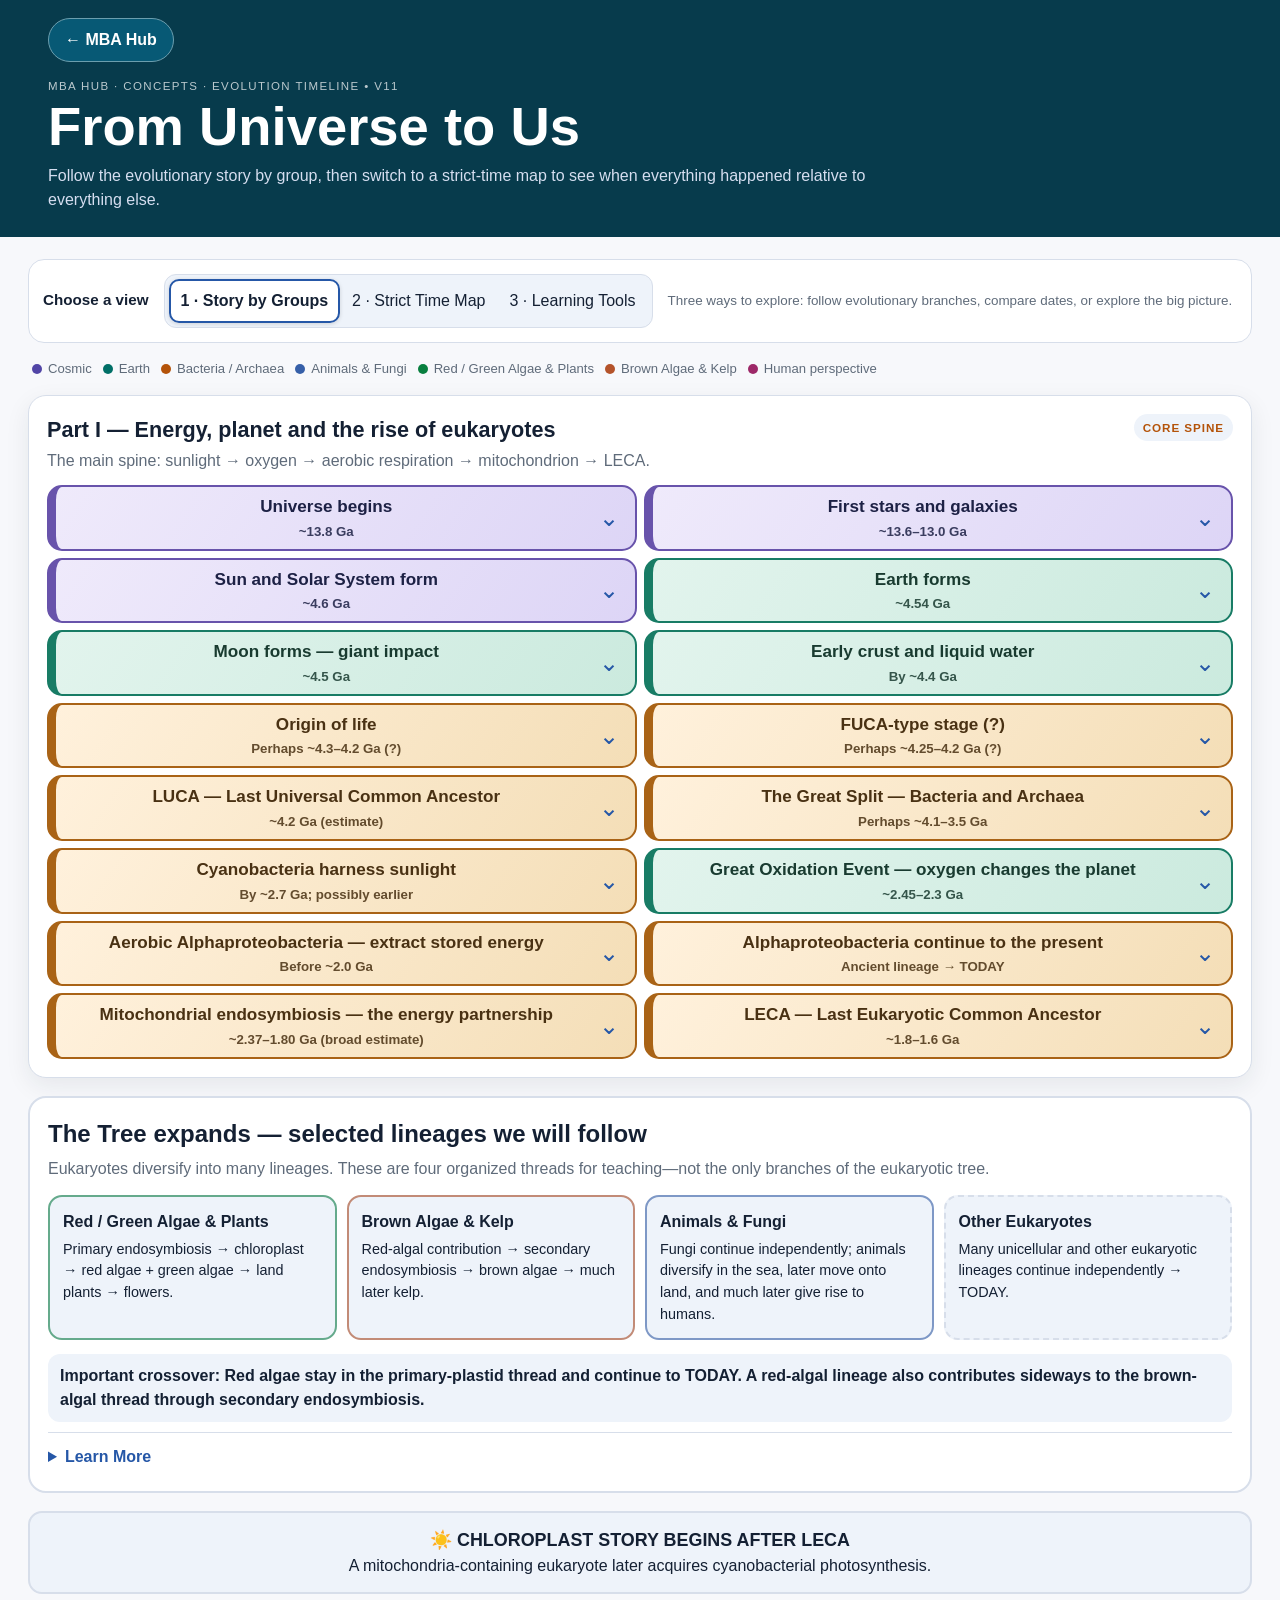
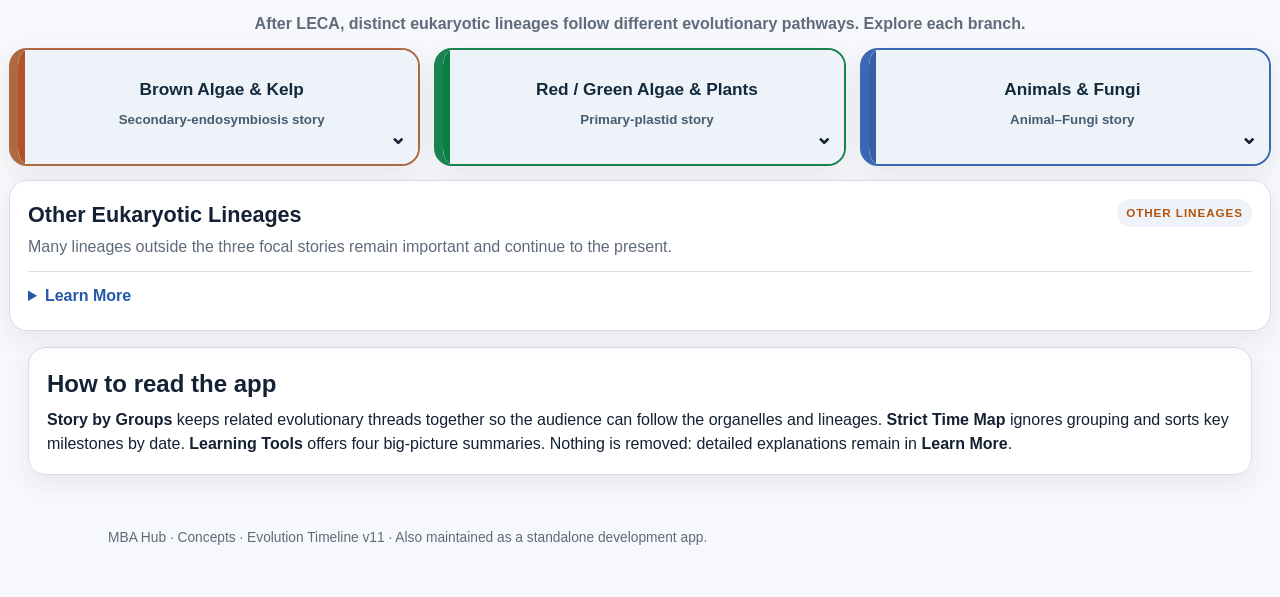
<file: index.html>
<!doctype html>
<html lang="en">
<head>
  <meta charset="utf-8" />
  <meta name="viewport" content="width=device-width, initial-scale=1, viewport-fit=cover" />
  <meta name="theme-color" content="#0f172a" />
  <meta name="description" content="From the Universe to LUCA, mitochondria, chloroplasts, algae, plants, kelp and humans." />
  <link rel="manifest" href="manifest.webmanifest" />
  <link rel="icon" href="icons/icon-192.png" />
  <link rel="apple-touch-icon" href="icons/icon-192.png" />
  <link rel="stylesheet" href="styles.css" />
  <title>From Universe to Us</title>
</head>
<body>
  <header class="topbar">
    <nav class="header-actions" aria-label="Page navigation"><a href="https://drtforshortaol.github.io/MBA-hub/" class="hub-return">← MBA Hub</a></nav>
    <div class="title-copy">
      <p class="eyebrow">MBA Hub · Concepts · Evolution Timeline • v11</p>
      <h1>From Universe to Us</h1>
      <p class="subtitle">Follow the evolutionary story by group, then switch to a strict-time map to see when everything happened relative to everything else.</p>
    </div>
  </header>

  <main>
    <section class="controls" aria-label="Timeline controls">
      <div class="view-picker"><strong class="view-picker-title">Choose a view</strong><div class="segmented" role="group" aria-label="Two timeline views">
        <button class="mode active" data-view="story">1 · Story by Groups</button>
        <button class="mode" data-view="time">2 · Strict Time Map</button>
        <button class="mode" data-view="tools">3 · Learning Tools</button>
      </div><p class="view-hint">Three ways to explore: follow evolutionary branches, compare dates, or explore the big picture.</p></div>


    </section>

    <section class="legend" aria-label="Legend">
      <span><i class="dot cosmic"></i>Cosmic</span>
      <span><i class="dot earth"></i>Earth</span>
      <span><i class="dot bacteria"></i>Bacteria / Archaea</span>
      <span><i class="dot animals"></i>Animals & Fungi</span>
      <span><i class="dot plastid"></i>Red / Green Algae & Plants</span>
      <span><i class="dot brown"></i>Brown Algae & Kelp</span>
      <span><i class="dot human"></i>Human perspective</span>
    </section>

    <section id="storyView" class="view-panel"></section>
    <section id="timeView" class="view-panel" hidden></section>
    <section id="toolsView" class="view-panel" hidden aria-label="Big Picture and Learning Tools"></section>

    <section class="card principle-card">
      <h2>How to read the app</h2>
      <p><strong>Story by Groups</strong> keeps related evolutionary threads together so the audience can follow the organelles and lineages. <strong>Strict Time Map</strong> ignores grouping and sorts key milestones by date. <strong>Learning Tools</strong> offers four big-picture summaries. Nothing is removed: detailed explanations remain in <strong>Learn More</strong>.</p>
    </section>
  </main>

  <footer>
    <p>MBA Hub · Concepts · Evolution Timeline v11 · Also maintained as a standalone development app.</p>
  </footer>
  <script src="app.js" defer></script>
</body>
</html>
</file>
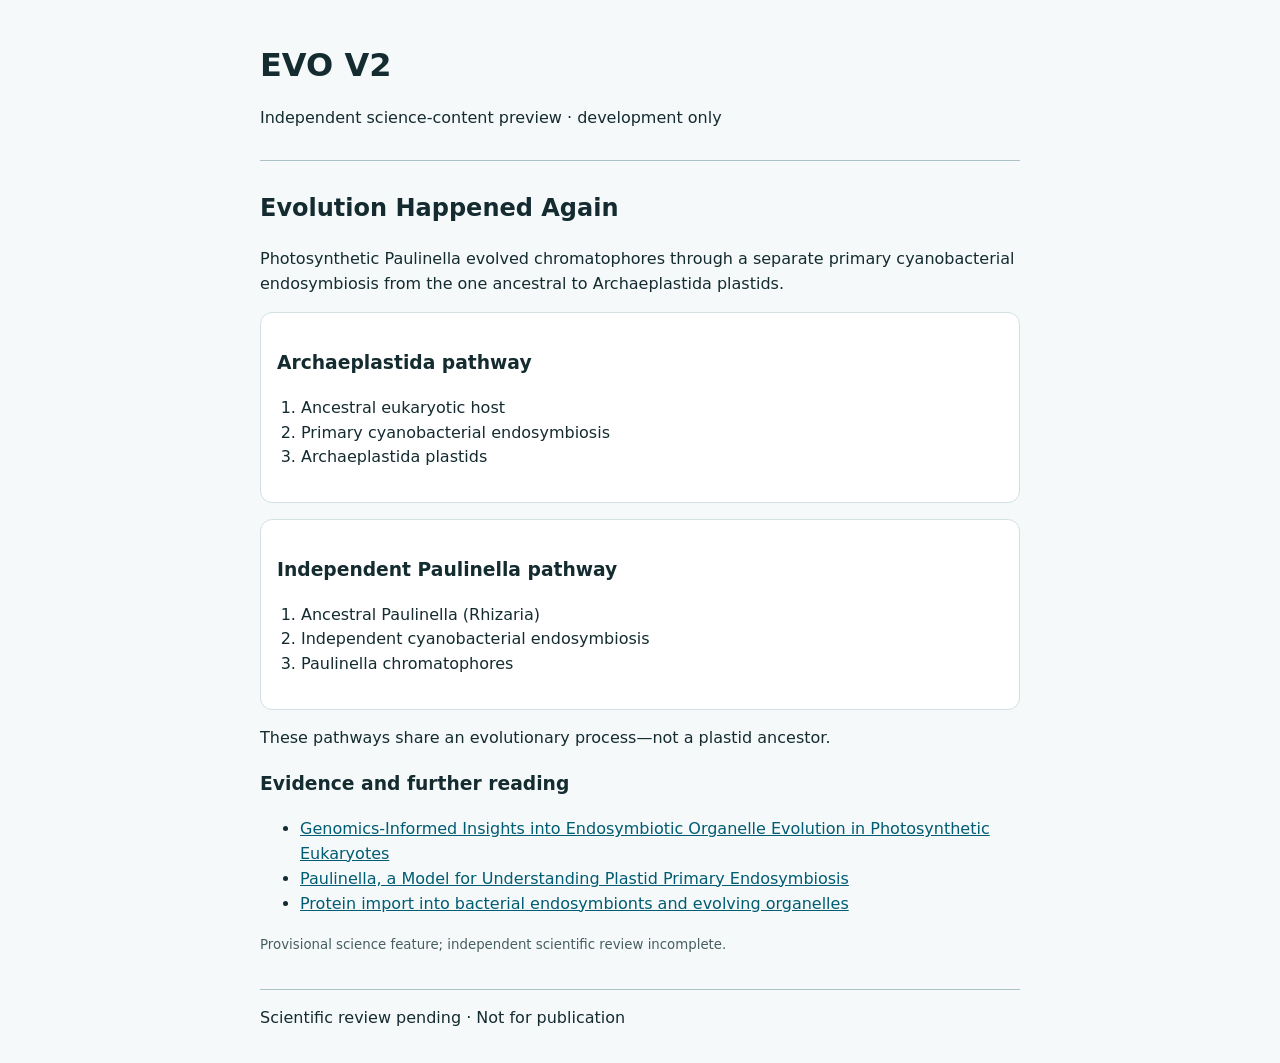
<file: evo-v2-staging/app/index.html>
<!doctype html>
<html lang="en"><head><meta charset="utf-8"><meta name="viewport" content="width=device-width, initial-scale=1"><title>EVO V2 — Science Preview</title><link rel="stylesheet" href="./style.css"></head>
<body><header><h1>EVO V2</h1><p>Independent science-content preview · development only</p></header><main id="content" aria-live="polite"><p>Loading science preview…</p></main><footer>Scientific review pending · Not for publication</footer><script type="module" src="./main.js"></script></body></html>
</file>
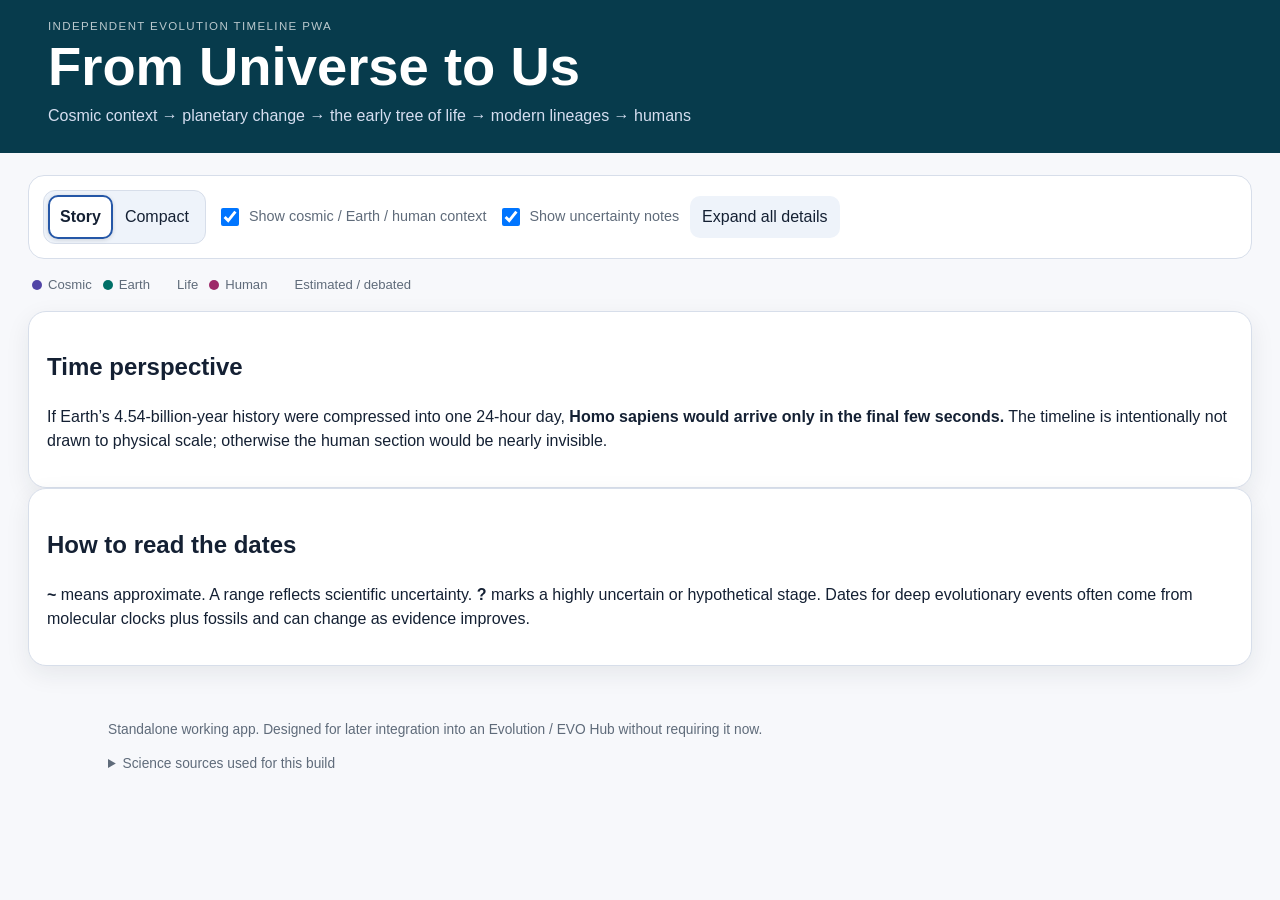
<file: index - Copy.html>
<!doctype html>
<html lang="en">
<head>
  <meta charset="utf-8" />
  <meta name="viewport" content="width=device-width, initial-scale=1, viewport-fit=cover" />
  <meta name="theme-color" content="#0f172a" />
  <meta name="description" content="An interactive timeline from the Universe to LUCA, LECA, modern lineages, and humans." />
  <link rel="manifest" href="manifest.webmanifest" />
  <link rel="icon" href="icons/icon-192.png" />
  <link rel="apple-touch-icon" href="icons/icon-192.png" />
  <link rel="stylesheet" href="styles.css" />
  <title>From Universe to Us</title>
</head>
<body>
  <header class="topbar">
    <div>
      <p class="eyebrow">Independent Evolution Timeline PWA</p>
      <h1>From Universe to Us</h1>
      <p class="subtitle">Cosmic context → planetary change → the early tree of life → modern lineages → humans</p>
    </div>
    <button id="installBtn" class="install" hidden>Install app</button>
  </header>

  <main>
    <section class="controls" aria-label="Timeline controls">
      <div class="segmented" role="group" aria-label="View mode">
        <button class="mode active" data-mode="story">Story</button>
        <button class="mode" data-mode="compact">Compact</button>
      </div>
      <label class="switch"><input id="contextToggle" type="checkbox" checked><span>Show cosmic / Earth / human context</span></label>
      <label class="switch"><input id="uncertaintyToggle" type="checkbox" checked><span>Show uncertainty notes</span></label>
      <button id="expandAll" class="ghost">Expand all details</button>
    </section>

    <section class="legend" aria-label="Legend">
      <span><i class="dot cosmic"></i>Cosmic</span>
      <span><i class="dot earth"></i>Earth</span>
      <span><i class="dot life"></i>Life</span>
      <span><i class="dot human"></i>Human</span>
      <span><i class="dot uncertain"></i>Estimated / debated</span>
    </section>

    <section id="timeline" class="timeline" aria-live="polite"></section>

    <section class="perspective card">
      <h2>Time perspective</h2>
      <p>If Earth’s 4.54-billion-year history were compressed into one 24-hour day, <strong>Homo sapiens would arrive only in the final few seconds.</strong> The timeline is intentionally not drawn to physical scale; otherwise the human section would be nearly invisible.</p>
    </section>

    <section class="science-note card">
      <h2>How to read the dates</h2>
      <p><strong>~</strong> means approximate. A range reflects scientific uncertainty. <strong>?</strong> marks a highly uncertain or hypothetical stage. Dates for deep evolutionary events often come from molecular clocks plus fossils and can change as evidence improves.</p>
    </section>
  </main>

  <footer>
    <p>Standalone working app. Designed for later integration into an Evolution / EVO Hub without requiring it now.</p>
    <details>
      <summary>Science sources used for this build</summary>
      <ul>
        <li>NASA Science — age of the Universe and Solar System.</li>
        <li>Smithsonian Human Origins Program — Homo sapiens and human perspective.</li>
        <li>Recent reviews and molecular-clock studies for GOE, mitochondrial acquisition, LECA, plastid origin, algae and kelp.</li>
      </ul>
    </details>
  </footer>

  <script src="app.js" defer></script>
</body>
</html>
</file>
<file: styles.css>
:root{
  color-scheme:light dark;
  --bg:#f7f8fb;--panel:#fff;--text:#142033;--muted:#5f6b7a;--line:#d7deea;--soft:#eef3fa;
  --cosmic:#6d5bd0;--earth:#23856d;--bacteria:#a15c13;--animals:#8a4f8b;--plastid:#25805d;--brown:#8b6236;--human:#a23b72;--accent:#2557a7;
  --shadow:0 8px 24px rgba(23,36,56,.08)
}
@media(prefers-color-scheme:dark){:root{--bg:#0b1220;--panel:#111b2d;--text:#e8eef7;--muted:#a8b2c3;--line:#26344a;--soft:#17243a;--shadow:none;--accent:#8db6ff}}
*{box-sizing:border-box}body{margin:0;background:var(--bg);color:var(--text);font-family:ui-sans-serif,-apple-system,BlinkMacSystemFont,"Segoe UI",sans-serif;line-height:1.5}
.topbar{padding:24px clamp(18px,4vw,48px);background:linear-gradient(135deg,#0f172a,#17315c);color:#fff;display:flex;justify-content:space-between;gap:20px;align-items:flex-start}.eyebrow{text-transform:uppercase;letter-spacing:.12em;font-size:.72rem;opacity:.72;margin:0 0 4px}.topbar h1{font-size:clamp(2rem,6vw,3.4rem);line-height:1.04;margin:0}.subtitle{max-width:860px;margin:8px 0 0;color:#d5def0}
main{max-width:1120px;margin:auto;padding:22px clamp(14px,3vw,28px) 40px}.controls,.legend{display:flex;gap:11px;flex-wrap:wrap;align-items:center;margin-bottom:16px}.controls{padding:14px;background:var(--panel);border:1px solid var(--line);border-radius:16px}.segmented{display:flex;background:var(--soft);border-radius:12px;padding:3px}.mode,.ghost,.install{font:inherit;border:0;border-radius:10px;padding:9px 12px;cursor:pointer}.mode{background:transparent;color:var(--text)}.mode.active{background:var(--panel);box-shadow:0 1px 4px rgba(0,0,0,.14);font-weight:800}.ghost{background:var(--soft);color:var(--text)}.install{background:#fff;color:#0f172a;font-weight:700}.switch{display:flex;align-items:center;gap:7px;font-size:.9rem;color:var(--muted)}.switch input{width:18px;height:18px}.legend{font-size:.82rem;color:var(--muted);padding:0 4px}.legend span{display:flex;align-items:center;gap:6px}.dot{width:10px;height:10px;border-radius:50%;display:inline-block}.cosmic{background:var(--cosmic)}.earth{background:var(--earth)}.bacteria{background:var(--bacteria)}.animals{background:var(--animals)}.plastid{background:var(--plastid)}.brown{background:var(--brown)}.human{background:var(--human)}
.card,.section-shell{background:var(--panel);border:1px solid var(--line);border-radius:18px;padding:18px;box-shadow:var(--shadow)}.section-shell{margin:16px 0}.section-head{display:flex;gap:12px;justify-content:space-between;align-items:flex-start;margin-bottom:12px}.section-head h2{margin:0;font-size:1.35rem}.section-head p{margin:3px 0 0;color:var(--muted)}.thread-tag{font-size:.73rem;font-weight:900;letter-spacing:.08em;text-transform:uppercase;border-radius:999px;padding:5px 9px;background:var(--soft);white-space:nowrap}.thread-tag.animals{color:var(--animals)}.thread-tag.plastid{color:var(--plastid)}.thread-tag.brown{color:var(--brown)}.thread-tag.bacteria{color:var(--bacteria)}
.event-list{display:grid;gap:12px}.event-card{border:1px solid var(--line);border-radius:15px;padding:14px 15px;background:color-mix(in srgb,var(--panel) 96%,var(--soft));position:relative}.event-card.major{border-width:2px}.event-card h3{margin:1px 0 3px;font-size:1.14rem;line-height:1.25}.date{font-weight:850;color:var(--muted);font-size:.9rem;margin:0 0 7px}.summary{margin:0}.why{margin:9px 0 0;padding:9px 11px;background:var(--soft);border-radius:10px;font-size:.92rem}.flow{font-weight:800;color:var(--muted);margin:9px 0 0}.uncertainty{margin-top:8px;font-size:.84rem;color:var(--muted);border-left:3px solid #7b8798;padding-left:9px}.details{margin-top:10px;border-top:1px solid var(--line);padding-top:8px}.details summary{cursor:pointer;font-weight:800;color:var(--accent);padding:4px 0}.details ul{margin:8px 0 0;padding-left:20px}.details li{margin:4px 0}.context-hidden .context{display:none}.uncertainty-hidden .uncertainty{display:none}
.spine .event-card{border-left:5px solid var(--bacteria)}.spine .event-card.earth-event{border-left-color:var(--earth)}.spine .event-card.cosmic-event{border-left-color:var(--cosmic)}
.tree-roadmap{margin:18px 0;padding:18px;border:2px solid var(--line);border-radius:18px;background:var(--panel)}.tree-roadmap h2{margin:0}.tree-roadmap .roadmap-intro{color:var(--muted);margin:5px 0 14px}.roadmap-grid{display:grid;grid-template-columns:repeat(4,minmax(0,1fr));gap:10px}.road{min-width:0;border-radius:14px;padding:13px;border:2px solid var(--line);background:var(--soft)}.road h3{margin:0 0 5px;font-size:1rem}.road p{margin:0;font-size:.9rem}.road.animals{border-color:color-mix(in srgb,var(--animals) 55%,var(--line))}.road.plastid{border-color:color-mix(in srgb,var(--plastid) 55%,var(--line))}.road.brown{border-color:color-mix(in srgb,var(--brown) 60%,var(--line))}.road.other{border-style:dashed}.crossover{margin:14px 0 0;padding:10px 12px;border-radius:12px;background:var(--soft);font-weight:750}.organelle-banner{border:2px solid var(--line);padding:14px;border-radius:14px;text-align:center;margin:12px 0;background:var(--soft)}.organelle-banner strong{font-size:1.12rem}
.group-grid{display:grid;grid-template-columns:repeat(3,minmax(0,1fr));gap:14px;align-items:start}.group-grid .section-shell{margin:0}.group-grid .other-shell{grid-column:1/-1}.mini-flow{display:flex;flex-wrap:wrap;gap:6px;align-items:center;margin-top:9px;font-weight:750;color:var(--muted)}.mini-flow span{padding:4px 7px;border-radius:8px;background:var(--soft)}
.time-map{background:var(--panel);border:1px solid var(--line);border-radius:18px;padding:18px}.time-intro{margin:0 0 14px;color:var(--muted)}.time-rows{display:grid;gap:5px}.time-row{display:grid;grid-template-columns:145px 18px minmax(0,1fr);gap:10px;align-items:center;padding:7px 5px;border-bottom:1px solid color-mix(in srgb,var(--line) 70%,transparent)}.time-row:last-child{border-bottom:0}.time-date{font-size:.82rem;font-weight:850;color:var(--muted);text-align:right}.time-mark{width:12px;height:12px;border-radius:50%;background:var(--bacteria)}.time-row.cosmic .time-mark{background:var(--cosmic)}.time-row.earth .time-mark{background:var(--earth)}.time-row.animals .time-mark{background:var(--animals)}.time-row.plastid .time-mark{background:var(--plastid)}.time-row.brown .time-mark{background:var(--brown)}.time-row.human .time-mark{background:var(--human)}.time-label{display:flex;gap:8px;align-items:center;min-width:0}.time-label strong{font-size:.92rem}.time-badge{font-size:.66rem;font-weight:850;letter-spacing:.06em;text-transform:uppercase;color:var(--muted);background:var(--soft);border-radius:999px;padding:3px 6px;white-space:nowrap}.payoff{margin-top:18px;border:2px solid color-mix(in srgb,var(--brown) 55%,var(--line));border-radius:18px;padding:18px;background:var(--panel)}.payoff h2{margin:0 0 9px}.compare{display:grid;grid-template-columns:1fr 1fr;gap:12px}.compare>div{background:var(--soft);border-radius:13px;padding:12px}.compare h3{margin:0 0 5px;font-size:1rem}.compare p{margin:0}.principle-card{margin-top:16px}.principle-card h2{margin:0 0 6px}.principle-card p{margin:0}.update-status{font-size:.85rem;color:var(--muted);align-self:center;min-height:1.2em}.ghost:disabled{opacity:.6;cursor:wait}footer{max-width:1120px;margin:auto;padding:0 28px 34px;color:var(--muted);font-size:.86rem}
@media(max-width:820px){.roadmap-grid{grid-template-columns:1fr 1fr}.group-grid{grid-template-columns:1fr}.group-grid .other-shell{grid-column:auto}.time-row{grid-template-columns:106px 14px minmax(0,1fr)}.time-badge{display:none}}
@media(max-width:560px){.topbar{padding-top:calc(20px + env(safe-area-inset-top));flex-direction:column}.controls{align-items:flex-start;flex-direction:column}.segmented{width:100%}.mode{flex:1}.ghost{width:100%}.roadmap-grid{grid-template-columns:1fr}.compare{grid-template-columns:1fr}.time-map{padding:12px}.time-row{grid-template-columns:92px 12px minmax(0,1fr);gap:7px}.time-date{font-size:.74rem}.time-label strong{font-size:.84rem}}

/* v8 readability + mobile story accordion */
:root{
 --cosmic:#5145a6;--earth:#006f67;--bacteria:#b45309;--animals:#365fa8;--plastid:#087f3f;--brown:#b4532a;--human:#9d2868;
}
.story-accordion{padding:0;overflow:hidden}.story-summary{list-style:none;cursor:pointer;display:flex;justify-content:space-between;align-items:center;gap:10px;padding:15px 16px;background:var(--soft)}.story-summary::-webkit-details-marker{display:none}.story-summary strong{display:block;font-size:1.08rem}.story-summary small{display:block;margin-top:2px;color:var(--muted);font-weight:750}.story-arrow{font-size:1.3rem;font-weight:900}.story-accordion[open] .story-arrow{transform:rotate(180deg)}.story-body{padding:0 15px 15px}.story-intro{color:var(--muted);margin:12px 0}.plastid-shell .story-summary{border-left:7px solid var(--plastid)}.brown-shell .story-summary{border-left:7px solid var(--brown)}.animals-shell .story-summary{border-left:7px solid var(--animals)}
.energy-summary{margin-top:18px;border:2px solid #b07a13;border-radius:18px;padding:18px;background:var(--panel)}.energy-summary h2{margin:0 0 12px}.energy-flow{background:var(--soft);border-radius:14px;padding:14px}.energy-flow>div{display:flex;flex-direction:column;align-items:center;text-align:center;gap:4px}.energy-flow span{font-weight:900}.energy-flow b{font-weight:800}.energy-conclusion{font-size:1.02rem;margin:13px 0 0}
/* Strict Time Map: essential information must be high contrast on iPhone */
.time-row{border-radius:10px;border-bottom:0;margin:3px 0;padding:9px 8px;background:#27364a;color:#fff}.time-row.cosmic{background:#4b438d}.time-row.earth{background:#00675f}.time-row.bacteria{background:#8a4708}.time-row.animals{background:#31578f}.time-row.plastid{background:#076c38}.time-row.brown{background:#8f4024}.time-row.human{background:#842459}.time-date{color:#fff;font-weight:900;text-shadow:0 1px 1px rgba(0,0,0,.3)}.time-label strong{color:#fff;font-weight:900}.time-badge{color:#172033;background:rgba(255,255,255,.9)}.time-mark{background:#fff!important;border:2px solid rgba(0,0,0,.22)}
@media(max-width:820px){.story-accordion{margin:0}.group-grid{gap:10px}.story-summary{min-height:58px}.story-body{padding-bottom:14px}}
@media(max-width:560px){.time-row{grid-template-columns:96px 12px minmax(0,1fr);padding:10px 7px}.time-date{font-size:.79rem}.time-label strong{font-size:.88rem;line-height:1.22}}

/* v9 — Earth history compressed into one 24-hour day */
.earth-day{margin-top:18px;border:2px solid color-mix(in srgb,var(--earth) 58%,var(--line));border-radius:18px;padding:18px;background:var(--panel)}
.earth-day-head{display:flex;justify-content:space-between;gap:18px;align-items:flex-start;margin-bottom:14px}.earth-day-head h2{margin:0 0 6px}.earth-day-head p{margin:0;max-width:780px}.earth-day-clock{flex:0 0 auto;text-align:center;border-radius:14px;padding:10px 12px;background:var(--soft);font-size:.76rem;font-weight:850;letter-spacing:.06em}.earth-day-clock strong{display:block;margin-top:2px;font-size:.83rem}.earth-day-table{border:1px solid var(--line);border-radius:14px;overflow:hidden}.earth-day-row{display:grid;grid-template-columns:minmax(180px,1.55fr) minmax(120px,.8fr) minmax(120px,.85fr) minmax(120px,.8fr);align-items:center}.earth-day-row>div{padding:8px 10px;border-bottom:1px solid var(--line);min-width:0}.earth-day-row>div+div{border-left:1px solid var(--line)}.earth-day-row:last-child>div{border-bottom:0}.earth-day-header{background:var(--soft);font-size:.78rem;font-weight:900;text-transform:uppercase;letter-spacing:.045em}.earth-day-event{font-weight:800}.earth-day-takeaway{margin-top:12px;padding:11px 12px;border-radius:12px;background:var(--soft);line-height:1.45}
@media(max-width:700px){.earth-day-head{display:block}.earth-day-clock{margin-top:10px;display:inline-block}.earth-day-table{border:0;display:grid;gap:8px}.earth-day-header{display:none}.earth-day-row{display:grid;grid-template-columns:1fr 1fr;border:1px solid var(--line);border-radius:12px;overflow:hidden;background:color-mix(in srgb,var(--panel) 95%,var(--soft))}.earth-day-row>div{border:0!important;padding:7px 9px}.earth-day-event{grid-column:1/-1;background:var(--soft);font-size:.94rem}.earth-day-row>div:not(.earth-day-event)::before{content:attr(data-label);display:block;font-size:.66rem;font-weight:900;text-transform:uppercase;letter-spacing:.04em;color:var(--muted);margin-bottom:2px}.earth-day-row>div:nth-child(2){grid-column:1/-1}.earth-day-row>div:nth-child(3),.earth-day-row>div:nth-child(4){font-size:.86rem}}

/* v11 — lineage-colored story interiors + collapsed conclusion suite */
.plastid-shell[open]{border-color:color-mix(in srgb,var(--plastid) 68%,var(--line))}
.brown-shell[open]{border-color:color-mix(in srgb,var(--brown) 72%,var(--line))}
.animals-shell[open]{border-color:color-mix(in srgb,var(--animals) 68%,var(--line))}
.plastid-shell[open] .event-card{border-color:color-mix(in srgb,var(--plastid) 54%,var(--line));box-shadow:inset 5px 0 0 color-mix(in srgb,var(--plastid) 88%,transparent)}
.brown-shell[open] .event-card{border-color:color-mix(in srgb,var(--brown) 58%,var(--line));box-shadow:inset 5px 0 0 color-mix(in srgb,var(--brown) 90%,transparent)}
.animals-shell[open] .event-card{border-color:color-mix(in srgb,var(--animals) 54%,var(--line));box-shadow:inset 5px 0 0 color-mix(in srgb,var(--animals) 88%,transparent)}
.plastid-shell[open] .details{border-top-color:color-mix(in srgb,var(--plastid) 45%,var(--line))}
.brown-shell[open] .details{border-top-color:color-mix(in srgb,var(--brown) 48%,var(--line))}
.animals-shell[open] .details{border-top-color:color-mix(in srgb,var(--animals) 45%,var(--line))}

.closing-suite{display:grid;gap:11px;margin-top:18px}
.closing-accordion{background:var(--panel);border:1px solid var(--line);border-radius:18px;overflow:hidden;box-shadow:var(--shadow)}
.closing-summary{list-style:none;cursor:pointer;display:flex;align-items:center;justify-content:space-between;gap:14px;padding:16px 17px;background:var(--soft)}
.closing-summary::-webkit-details-marker{display:none}.closing-summary-text{min-width:0}.closing-kicker{display:block;font-size:.72rem;font-weight:900;letter-spacing:.08em;text-transform:uppercase;color:var(--muted);margin-bottom:2px}.closing-summary strong{display:block;font-size:1.08rem;line-height:1.25}.closing-invite{display:block;color:var(--muted);font-size:.86rem;font-weight:700;margin-top:3px}.closing-arrow{font-size:1.35rem;font-weight:900;flex:0 0 auto;transition:transform .18s ease}.closing-accordion[open] .closing-arrow{transform:rotate(180deg)}.closing-body{padding:16px 17px 18px}.closing-body>.earth-day,.closing-body>.energy-summary,.closing-body>.payoff{margin:0;border:0;box-shadow:none;padding:0;background:transparent}
.closing-accordion.quick{border-color:color-mix(in srgb,var(--bacteria) 55%,var(--line))}.closing-accordion.quick .closing-summary{border-left:7px solid var(--bacteria)}
.closing-accordion.clock{border-color:color-mix(in srgb,var(--earth) 58%,var(--line))}.closing-accordion.clock .closing-summary{border-left:7px solid var(--earth)}
.closing-accordion.energy{border-color:color-mix(in srgb,#b07a13 65%,var(--line))}.closing-accordion.energy .closing-summary{border-left:7px solid #b07a13}
.closing-accordion.kelp{border-color:color-mix(in srgb,var(--brown) 66%,var(--line))}.closing-accordion.kelp .closing-summary{border-left:7px solid var(--brown)}

.quick-story{display:grid;gap:10px}.quick-spine,.quick-branch{border:1px solid var(--line);border-radius:14px;padding:12px 13px;background:var(--soft)}.quick-spine{text-align:center;font-weight:800}.quick-arrow{text-align:center;font-weight:900;color:var(--muted)}.quick-branches{display:grid;grid-template-columns:repeat(2,minmax(0,1fr));gap:10px}.quick-branch h3{margin:0 0 6px;font-size:1rem}.quick-branch p{margin:0;font-size:.92rem}.quick-branch.red{border-left:6px solid #a61b35}.quick-branch.green{border-left:6px solid var(--plastid)}.quick-branch.brown{border-left:6px solid var(--brown)}.quick-branch.animals{border-left:6px solid var(--animals)}.quick-note{margin:2px 0 0;color:var(--muted);font-size:.9rem;text-align:center}
@media(max-width:620px){.quick-branches{grid-template-columns:1fr}.closing-summary{padding:14px}.closing-body{padding:14px}.closing-summary strong{font-size:1.02rem}}

/* v11 visual navigation + event accordion enhancement */
.topbar{align-items:center;gap:22px}.header-actions{display:flex;gap:9px;align-items:center;flex-wrap:wrap;justify-content:flex-end}.hub-return{display:inline-flex;align-items:center;justify-content:center;min-height:42px;padding:9px 16px;border-radius:999px;background:#fff;color:#0f172a;text-decoration:none;font-weight:800}.controls{align-items:center}.view-picker{flex:1 1 100%;display:flex;align-items:center;gap:15px;flex-wrap:wrap}.view-picker-title{font-size:.95rem;color:var(--text)}.view-hint{flex:1 1 240px;margin:0;color:var(--muted);font-size:.84rem}.segmented{border:1px solid var(--line);padding:4px}.mode{min-height:44px}.mode.active{outline:2px solid var(--accent);outline-offset:-2px}
.event-accordion{padding:0;overflow:hidden}.event-accordion>summary{list-style:none;cursor:pointer;display:flex;align-items:center;justify-content:space-between;gap:14px;padding:15px 17px}.event-accordion>summary::-webkit-details-marker{display:none}.event-title{display:block;font-size:1.09rem;color:var(--text)}.event-summary-inner .date{display:block;margin:5px 0 0}.event-arrow{font-size:1.5rem;color:var(--accent);transition:transform .2s ease}.event-accordion[open] .event-arrow{transform:rotate(180deg)}.event-expanded{border-top:1px solid var(--line);padding:14px 17px 17px}.event-accordion>summary:focus-visible{outline:3px solid var(--accent);outline-offset:-3px}.event-card .details{margin-top:12px}
@media(max-width:650px){.topbar{flex-direction:column;align-items:stretch}.header-actions{justify-content:flex-start}.view-picker{display:block}.view-picker-title{display:block;margin-bottom:8px}.view-hint{margin-top:8px}}

/* Third view: independent learning tools with established accordion styling */
.tools-intro{margin-top:0}.tools-intro h2{margin:0 0 6px}.tools-intro p{margin:0;color:var(--muted)}
@media(max-width:700px){.segmented{flex-wrap:wrap;gap:4px}.segmented .mode{flex:1 1 100%;text-align:left}}

/* Three parallel evolutionary lineage pillars */
.lineage-explainer{text-align:center;color:var(--muted);margin:18px auto 12px;max-width:790px;font-weight:600}
.group-grid.lineage-pillars{grid-template-columns:repeat(3,minmax(0,1fr));gap:15px;align-items:stretch}
.lineage-pillars>.story-accordion:not([open]){min-height:205px;display:flex;flex-direction:column}
.lineage-pillars>.story-accordion:not([open])>.story-summary{min-height:205px;flex:1;display:flex;align-items:center;justify-content:space-between;padding:25px 19px}
.lineage-pillars>.story-accordion:not([open])>.story-summary>span:first-child{display:flex;flex-direction:column;gap:10px}
.lineage-pillars>.story-accordion[open]{grid-column:1/-1}
.lineage-pillars>.other-shell{grid-column:1/-1}
@media(max-width:670px){.group-grid.lineage-pillars{grid-template-columns:repeat(3,minmax(0,1fr));gap:8px}.lineage-pillars>.story-accordion:not([open]),.lineage-pillars>.story-accordion:not([open])>.story-summary{min-height:175px}.lineage-pillars>.story-accordion:not([open])>.story-summary{padding:15px 9px;align-items:flex-start}.lineage-pillars .story-summary strong{font-size:.9rem}.lineage-pillars .story-summary small{font-size:.74rem}.lineage-pillars .story-arrow{font-size:1rem}}

/* MBA global navigation: top-left Hub button, same ocean-blue pill as companion apps */
.topbar{display:flex;flex-direction:column;align-items:stretch;gap:10px;background:#073b4c;padding:18px clamp(18px,4vw,48px) 25px}
.topbar .header-actions{width:100%;display:flex;justify-content:flex-start;align-items:center;margin:0 0 6px}
.topbar .hub-return{display:inline-flex;align-items:center;justify-content:center;min-height:44px;padding:9px 16px;border:1px solid #6b9eae;border-radius:999px;background:#075975;color:#fff;text-decoration:none;font-weight:700;box-shadow:none}
.topbar .hub-return:hover{background:#0b6b88}.topbar .hub-return:focus-visible{outline:3px solid #a8deed;outline-offset:3px}
.topbar .title-copy{width:100%}

/* Wider, visually distinct lineage cards, with centered headings */
@media(min-width:821px){
  #storyView .group-grid.lineage-pillars{width:calc(100% + 38px);margin-left:-19px;grid-template-columns:repeat(3,minmax(0,1fr));gap:14px}
}
#storyView .lineage-pillars>.story-accordion:not([open]){min-height:215px;border-width:2px;border-left-width:9px}
#storyView .lineage-pillars>.story-accordion:not([open])>.story-summary{min-height:215px;padding:20px 14px;justify-content:center;gap:8px;text-align:center;position:relative}
#storyView .lineage-pillars>.story-accordion:not([open])>.story-summary>span:first-child{align-items:center;justify-content:center;flex:1;gap:12px}
#storyView .lineage-pillars>.story-accordion:not([open]) .story-arrow{position:absolute;right:11px;bottom:12px}
#storyView .lineage-pillars>.brown-shell:not([open]){border-color:#ad693f;background:linear-gradient(155deg,#faece2,#f3e0d4)}
#storyView .lineage-pillars>.plastid-shell:not([open]){border-color:#188250;background:linear-gradient(155deg,#e1f5e8,#cfebdb)}
#storyView .lineage-pillars>.animals-shell:not([open]){border-color:#3c68b2;background:linear-gradient(155deg,#e6eeff,#d8e5fa)}
#storyView .lineage-pillars>.story-accordion:not([open]) .story-summary strong{color:#132a3d}
#storyView .lineage-pillars>.story-accordion:not([open]) .story-summary small{color:#465c70}
@media(max-width:670px){
 #storyView .lineage-pillars>.story-accordion:not([open]),#storyView .lineage-pillars>.story-accordion:not([open])>.story-summary{min-height:190px}
 #storyView .lineage-pillars>.story-accordion:not([open])>.story-summary{padding:13px 7px 24px}
 #storyView .lineage-pillars>.story-accordion:not([open]) .story-summary strong{font-size:.93rem}
}

/* Story core spine and branch events: prominent, readable color coding */
@media(min-width:980px){main{max-width:1360px}#storyView .spine .event-list{grid-template-columns:repeat(2,minmax(0,1fr));gap:15px}}
#storyView .spine .event-accordion{min-height:116px;border-width:2px;border-left-width:9px}
#storyView .spine .event-accordion>summary{min-height:116px;padding:22px 26px;gap:18px}
#storyView .spine .event-accordion .event-summary-inner{flex:1;display:flex;flex-direction:column;align-items:center;text-align:center;justify-content:center}
#storyView .spine .event-accordion .event-title{font-size:clamp(1.1rem,1.65vw,1.35rem)}
#storyView .spine .event-accordion .date{font-size:.95rem}
#storyView .spine .cosmic-event{background:linear-gradient(125deg,#efeafb,#ddd5f6);border-color:#6853ab;color:#1d2145}
#storyView .spine .earth-event{background:linear-gradient(125deg,#e2f4ed,#cbeade);border-color:#187c65;color:#193b30}
#storyView .spine .bacteria-event{background:linear-gradient(125deg,#fff1dc,#f4deb7);border-color:#a96316;color:#493113}
#storyView .spine .cosmic-event .event-title,#storyView .spine .earth-event .event-title,#storyView .spine .bacteria-event .event-title{color:inherit}
#storyView .spine .cosmic-event .date,#storyView .spine .earth-event .date,#storyView .spine .bacteria-event .date{color:inherit;opacity:.85}
#storyView .spine .event-accordion[open]{grid-column:1/-1}
#storyView .lineage-pillars .story-body .event-accordion{border-left-width:7px}
#storyView .lineage-pillars .brown-shell .event-accordion{border-left-color:#ad693f;background:color-mix(in srgb,var(--panel) 85%,#dfaa7c)}
#storyView .lineage-pillars .plastid-shell .event-accordion{border-left-color:#188250;background:color-mix(in srgb,var(--panel) 85%,#9bdfb3)}
#storyView .lineage-pillars .animals-shell .event-accordion{border-left-color:#3c68b2;background:color-mix(in srgb,var(--panel) 85%,#a4c1f8)}
@media(max-width:979px){#storyView .spine .event-list{grid-template-columns:1fr}}

/* Compact collapsed story cards; keep expanded content comfortably spaced */
#storyView .spine .event-accordion:not([open]){min-height:72px}
#storyView .spine .event-accordion:not([open])>summary{min-height:72px;padding:10px 20px}
#storyView .spine .event-accordion:not([open]) .event-title{font-size:1.07rem}
#storyView .spine .event-accordion:not([open]) .date{font-size:.83rem;margin:2px 0 0}
#storyView .spine .event-list{gap:9px}
#storyView .lineage-pillars>.story-accordion:not([open]){min-height:135px}
#storyView .lineage-pillars>.story-accordion:not([open])>.story-summary{min-height:135px;padding:12px 15px 20px}
#storyView .lineage-pillars>.story-accordion:not([open])>.story-summary>span:first-child{gap:5px}
@media(max-width:670px){
 #storyView .lineage-pillars>.story-accordion:not([open]),#storyView .lineage-pillars>.story-accordion:not([open])>.story-summary{min-height:138px}
 #storyView .lineage-pillars>.story-accordion:not([open])>.story-summary{padding:10px 6px 18px}
}

/* Second spacing pass: slightly tighter closed cards only */
#storyView .spine .event-accordion:not([open]){min-height:60px}
#storyView .spine .event-accordion:not([open])>summary{min-height:60px;padding:7px 16px}
#storyView .spine .event-list{gap:7px}
#storyView .lineage-pillars>.story-accordion:not([open]){min-height:114px}
#storyView .lineage-pillars>.story-accordion:not([open])>.story-summary{min-height:114px;padding:10px 12px 17px}
@media(max-width:670px){
 #storyView .lineage-pillars>.story-accordion:not([open]),#storyView .lineage-pillars>.story-accordion:not([open])>.story-summary{min-height:120px}
 #storyView .lineage-pillars>.story-accordion:not([open])>.story-summary{padding:8px 5px 16px}
}

/* Keep all lineage headers in their fixed columns even when one opens.
   Each body unfolds DOWNWARD beneath its own header rather than shifting siblings. */
#storyView .lineage-pillars{align-items:start}
#storyView .lineage-pillars>.brown-shell{grid-column:1}
#storyView .lineage-pillars>.plastid-shell{grid-column:2}
#storyView .lineage-pillars>.animals-shell{grid-column:3}
#storyView .lineage-pillars>.story-accordion[open]{
  width:100%;min-width:0;max-width:100%;justify-self:stretch;
  align-self:start;grid-row:auto;
}
#storyView .lineage-pillars>.story-accordion[open]>.story-summary{
  min-height:0;
}
#storyView .lineage-pillars>.story-accordion .story-body{
  overflow-wrap:anywhere;
}
@media(max-width:700px){
 #storyView .lineage-pillars{grid-template-columns:1fr}
 #storyView .lineage-pillars>.brown-shell,
 #storyView .lineage-pillars>.plastid-shell,
 #storyView .lineage-pillars>.animals-shell{grid-column:1}
 #storyView .lineage-pillars>.story-accordion[open]{grid-column:1}
}
</file>
<file: evo-v2-staging/app/style.css>
html{font-family:system-ui,-apple-system,sans-serif;background:#f5f9fa;color:#142b30}body{max-width:760px;margin:auto;padding:1.2rem;line-height:1.55}header,footer{border-bottom:1px solid #aac3c7;padding-bottom:.8rem}footer{border-top:1px solid #aac3c7;border-bottom:none;margin-top:2rem;padding-top:1rem}h1{margin-bottom:0}h2{margin-top:1.8rem}section{background:white;border:1px solid #d4e1e3;border-radius:12px;padding:1rem;margin:1rem 0}ol{padding-left:1.5rem}small{color:#475e61}a{color:#005c72}
</file>
